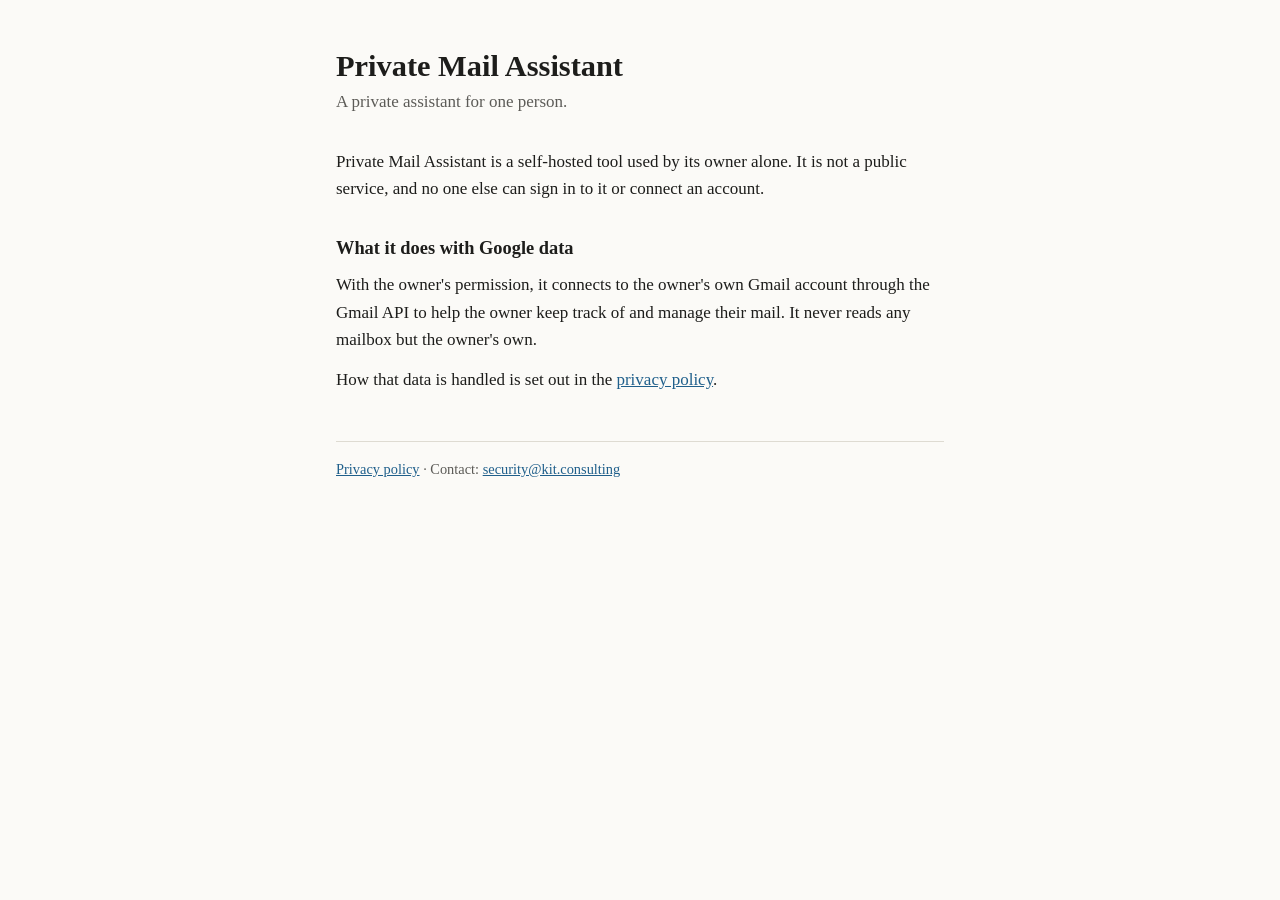
<file: index.html>
<!doctype html>
<html lang="en">
<head>
  <meta charset="utf-8">
  <meta name="viewport" content="width=device-width, initial-scale=1">
  <title>Private Mail Assistant</title>
  <meta name="description" content="A private, single-user assistant that helps its owner manage their own Gmail inbox.">
  <link rel="stylesheet" href="/style.css">
</head>
<body>
<main>
  <h1>Private Mail Assistant</h1>
  <p class="lede">A private assistant for one person.</p>

  <p>Private Mail Assistant is a self-hosted tool used by its owner alone. It is not a public
  service, and no one else can sign in to it or connect an account.</p>

  <h2>What it does with Google data</h2>
  <p>With the owner's permission, it connects to the owner's own Gmail account through the Gmail
  API to help the owner keep track of and manage their mail. It never reads any mailbox but the
  owner's own.</p>

  <p>How that data is handled is set out in the <a href="/privacy">privacy policy</a>.</p>

  <footer>
    <a href="/privacy">Privacy policy</a> · Contact: <a href="mailto:security@kit.consulting">security@kit.consulting</a>
  </footer>
</main>
</body>
</html>
</file>
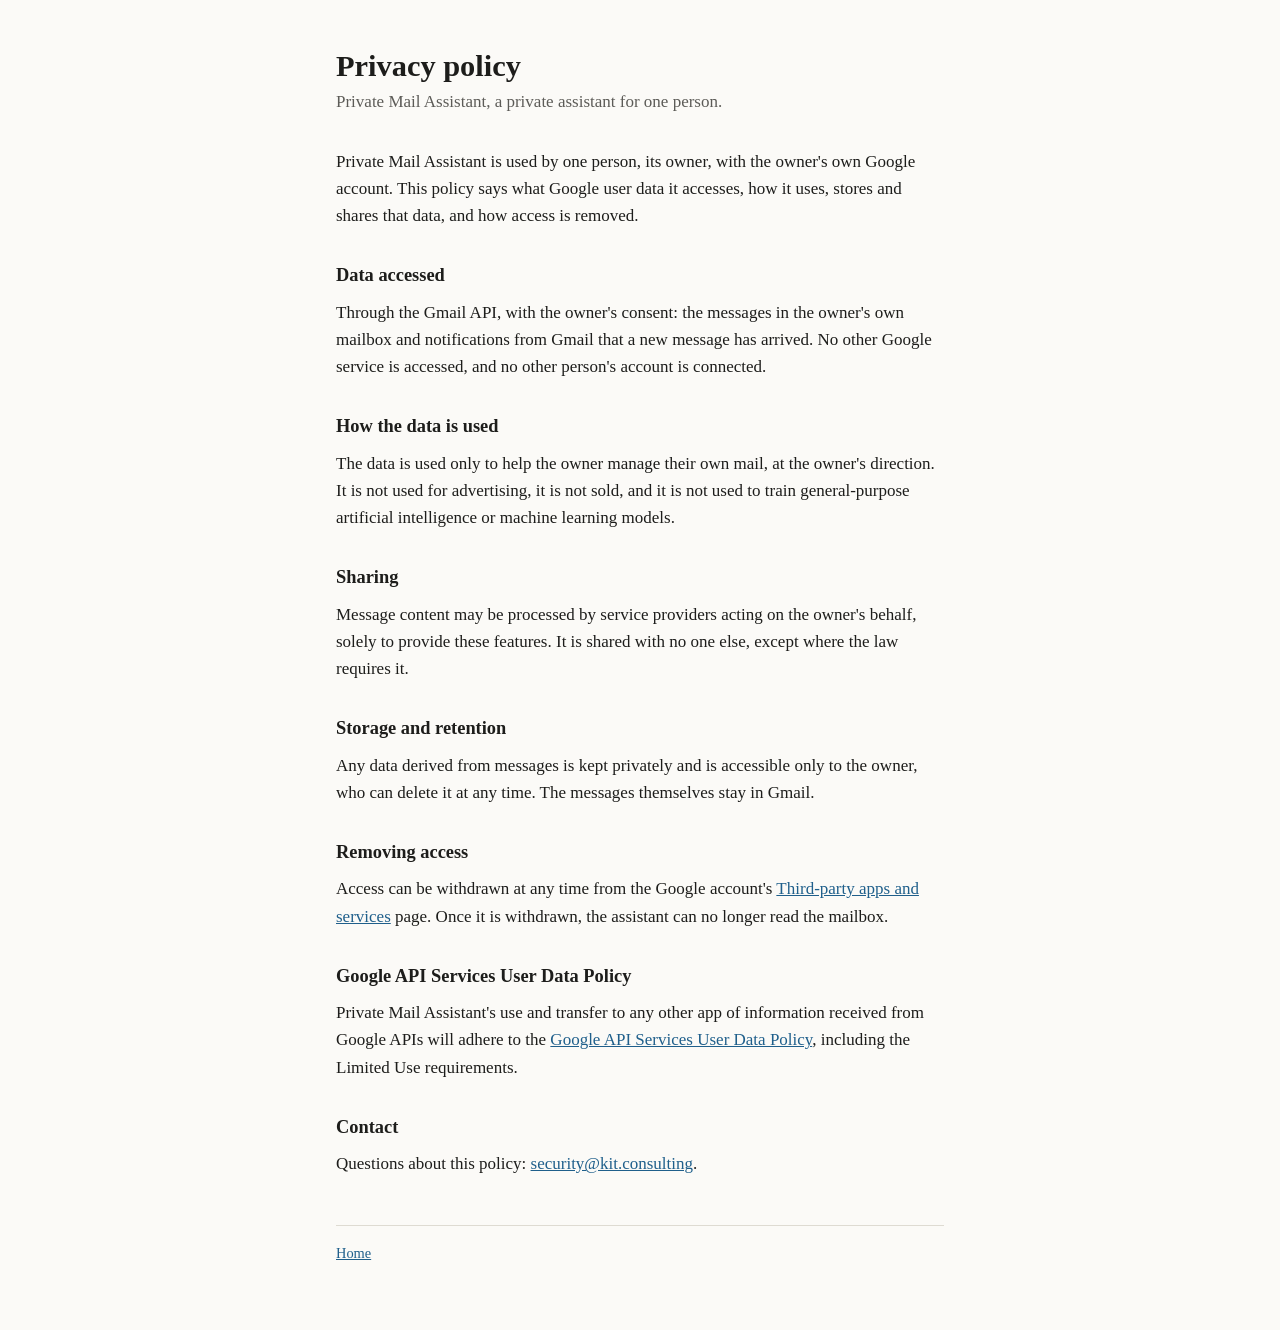
<file: privacy.html>
<!doctype html>
<html lang="en">
<head>
  <meta charset="utf-8">
  <meta name="viewport" content="width=device-width, initial-scale=1">
  <title>Privacy policy · Private Mail Assistant</title>
  <meta name="description" content="How Private Mail Assistant accesses, uses, stores and shares Google user data.">
  <link rel="stylesheet" href="/style.css">
</head>
<body>
<main>
  <h1>Privacy policy</h1>
  <p class="lede">Private Mail Assistant, a private assistant for one person.</p>

  <p>Private Mail Assistant is used by one person, its owner, with the owner's own Google account.
  This policy says what Google user data it accesses, how it uses, stores and shares that data,
  and how access is removed.</p>

  <h2>Data accessed</h2>
  <p>Through the Gmail API, with the owner's consent: the messages in the owner's own mailbox and
  notifications from Gmail that a new message has arrived. No other Google service is accessed,
  and no other person's account is connected.</p>

  <h2>How the data is used</h2>
  <p>The data is used only to help the owner manage their own mail, at the owner's direction. It
  is not used for advertising, it is not sold, and it is not used to train general-purpose
  artificial intelligence or machine learning models.</p>

  <h2>Sharing</h2>
  <p>Message content may be processed by service providers acting on the owner's behalf, solely to
  provide these features. It is shared with no one else, except where the law requires it.</p>

  <h2>Storage and retention</h2>
  <p>Any data derived from messages is kept privately and is accessible only to the owner, who can
  delete it at any time. The messages themselves stay in Gmail.</p>

  <h2>Removing access</h2>
  <p>Access can be withdrawn at any time from the Google account's
  <a href="https://myaccount.google.com/connections">Third-party apps and services</a> page.
  Once it is withdrawn, the assistant can no longer read the mailbox.</p>

  <h2>Google API Services User Data Policy</h2>
  <p>Private Mail Assistant's use and transfer to any other app of information received from
  Google APIs will adhere to the
  <a href="https://developers.google.com/terms/api-services-user-data-policy">Google API Services User Data Policy</a>,
  including the Limited Use requirements.</p>

  <h2>Contact</h2>
  <p>Questions about this policy: <a href="mailto:security@kit.consulting">security@kit.consulting</a>.</p>

  <footer>
    <a href="/">Home</a>
  </footer>
</main>
</body>
</html>
</file>
<file: style.css>
:root {
  --bg: #fbfaf7;
  --fg: #1d1d1b;
  --muted: #5c5b57;
  --rule: #dedbd2;
  --link: #1f5f8b;
}
@media (prefers-color-scheme: dark) {
  :root {
    --bg: #151514;
    --fg: #ecebe6;
    --muted: #a6a49c;
    --rule: #34332f;
    --link: #8cc4ea;
  }
}
* { box-sizing: border-box; }
body {
  margin: 0;
  background: var(--bg);
  color: var(--fg);
  font: 17px/1.6 Georgia, "Iowan Old Style", "Times New Roman", serif;
}
main { max-width: 40rem; margin: 0 auto; padding: 3rem 1rem 4rem; }
h1 { font-size: 1.9rem; line-height: 1.2; margin: 0 0 0.25rem; }
h2 { font-size: 1.15rem; margin: 2rem 0 0.5rem; }
p, li { margin: 0 0 0.8rem; }
.lede { color: var(--muted); margin-bottom: 2rem; }
a { color: var(--link); }
footer {
  margin-top: 3rem;
  padding-top: 1rem;
  border-top: 1px solid var(--rule);
  color: var(--muted);
  font-size: 0.9rem;
}
</file>
